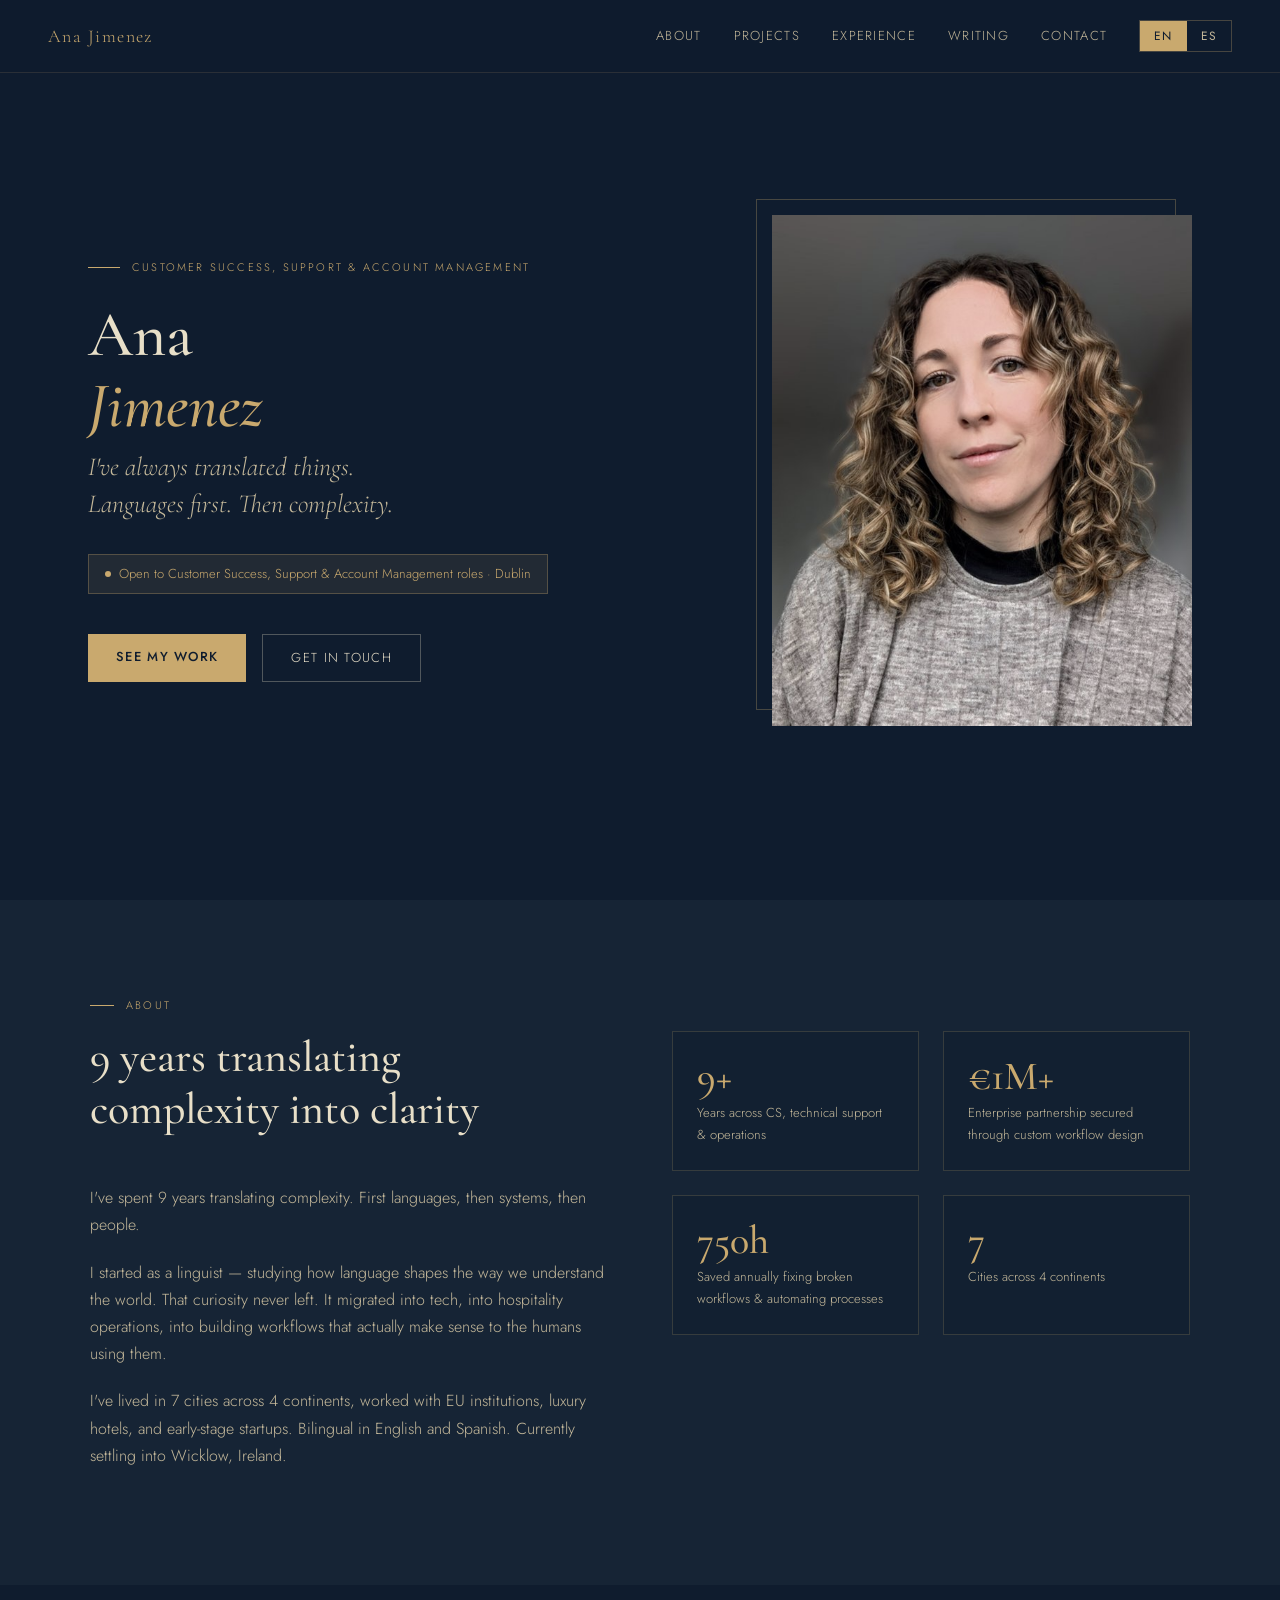
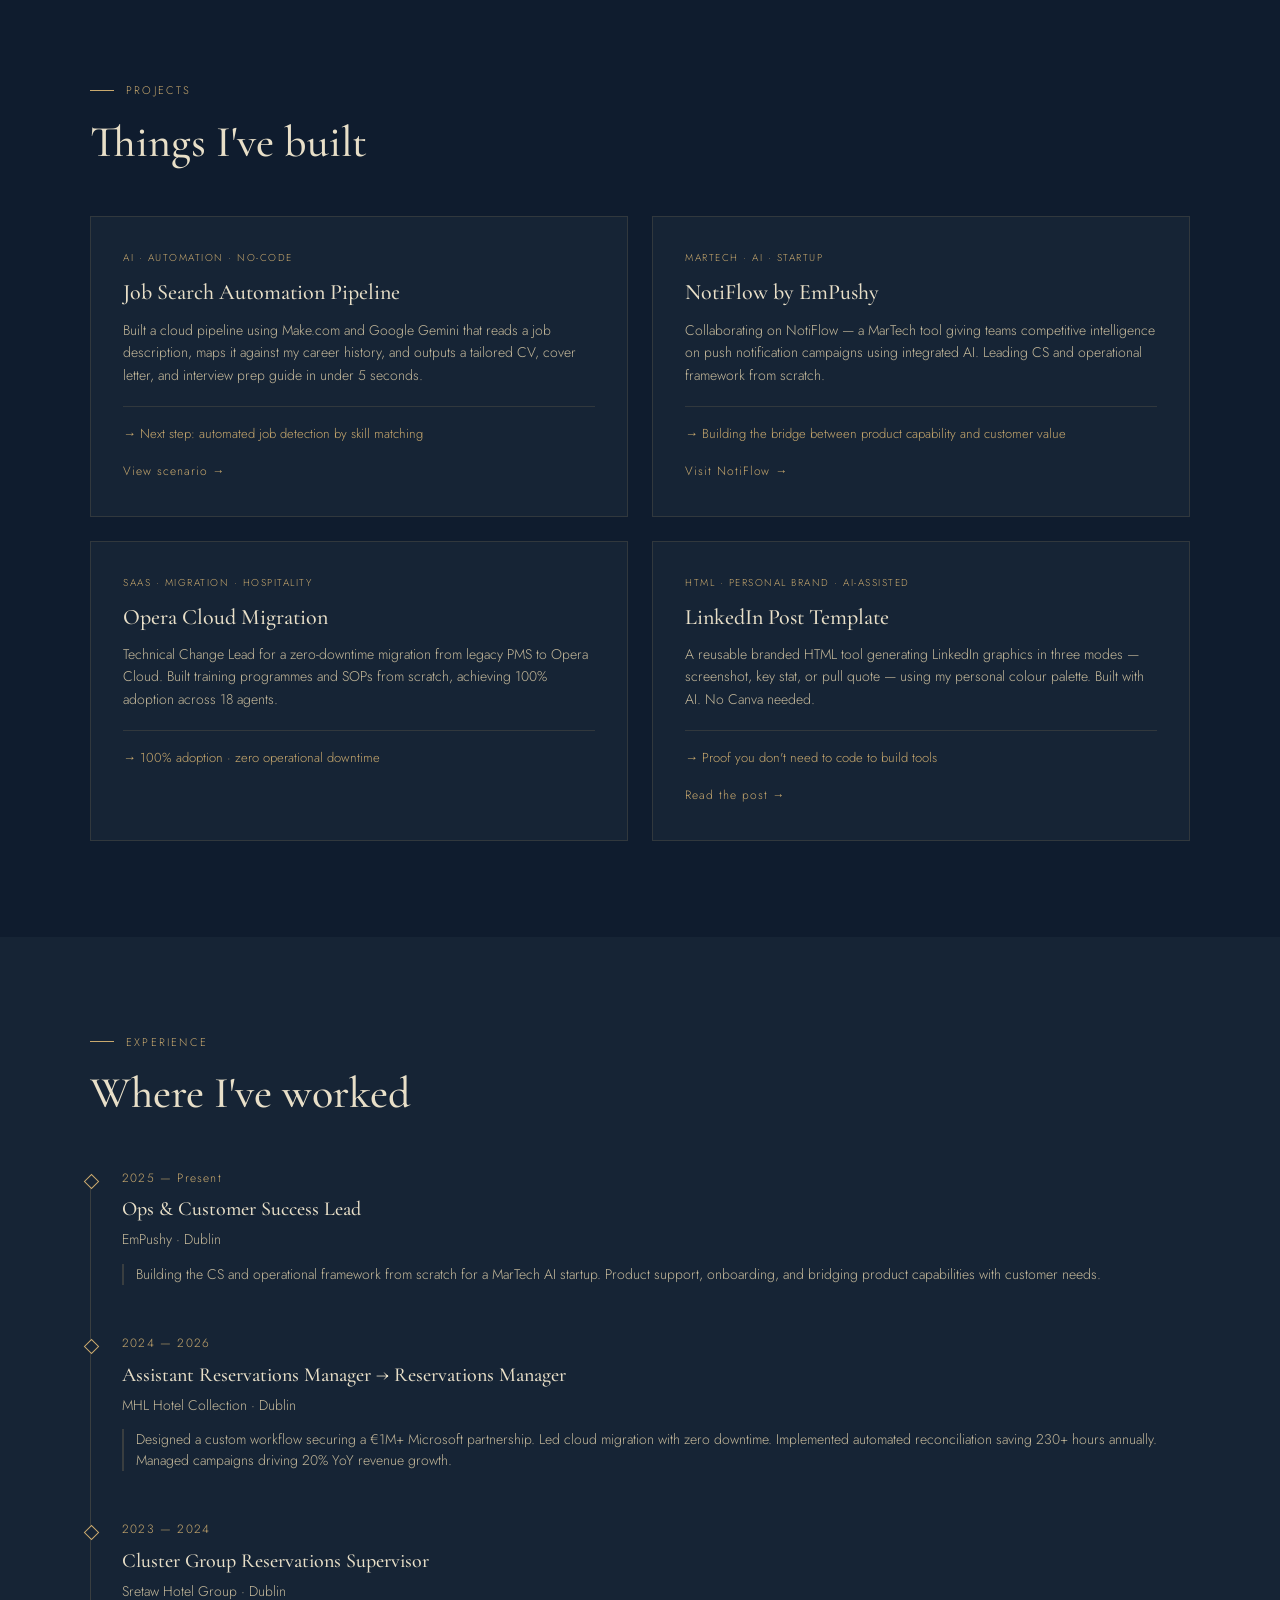
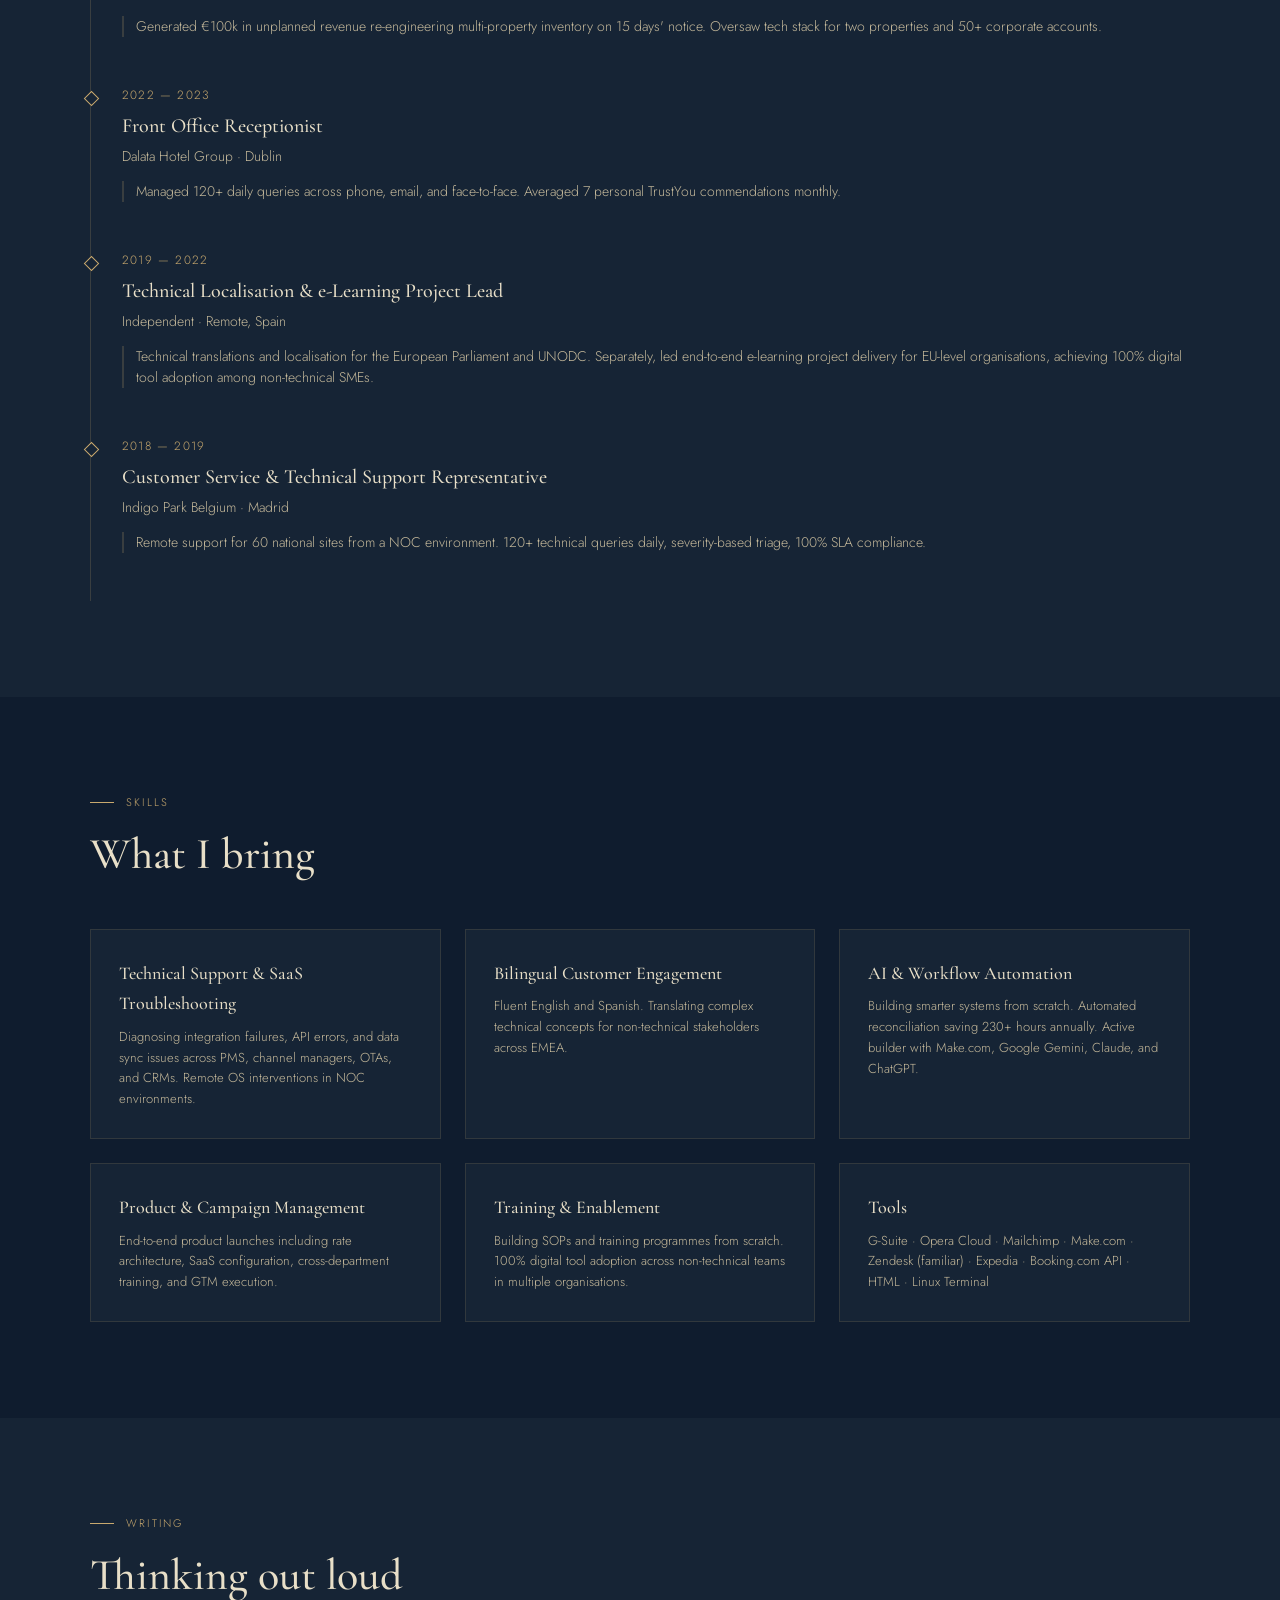
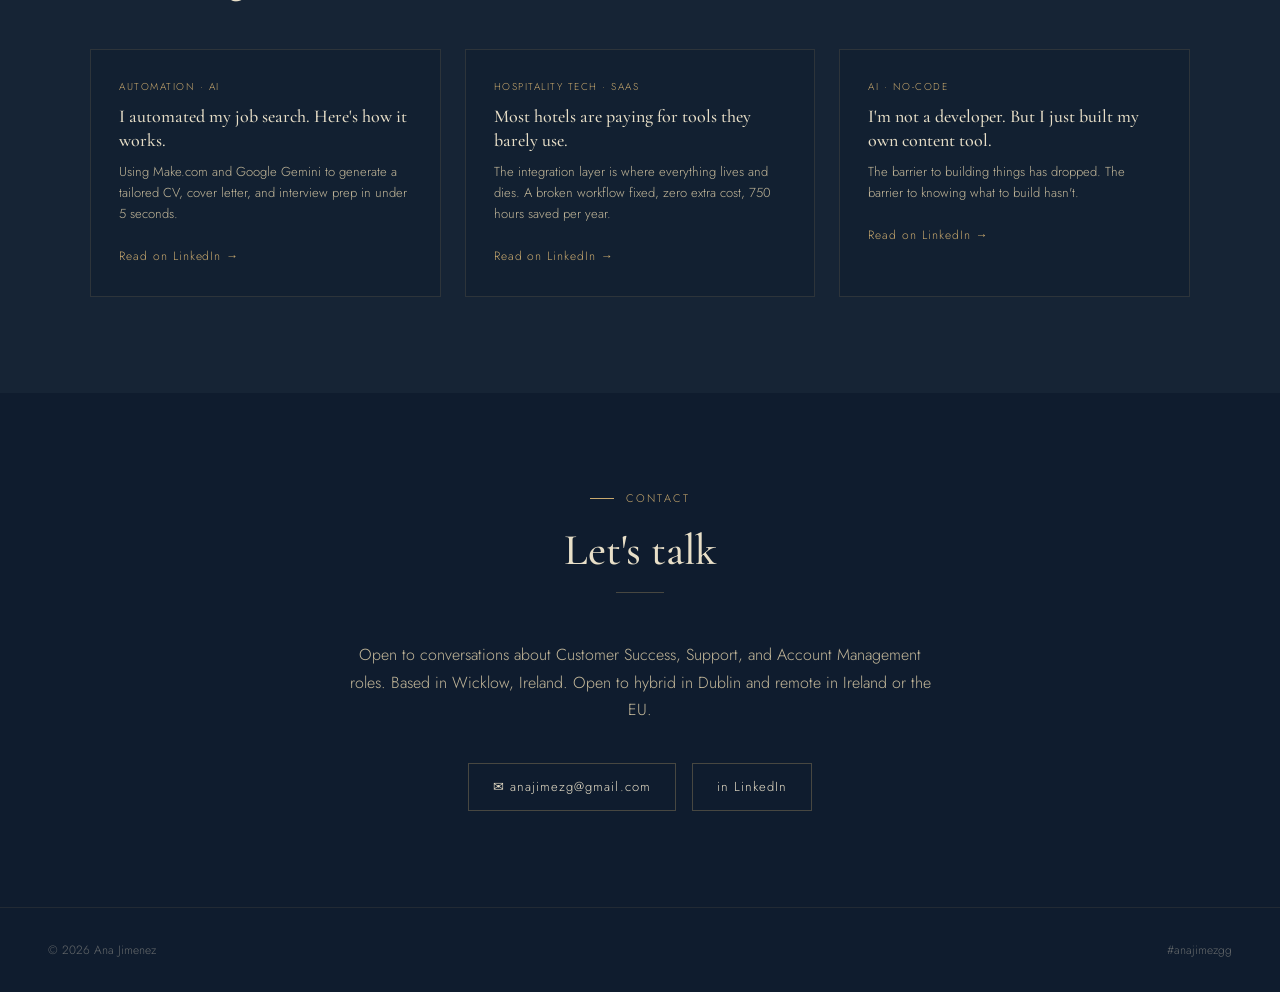
<file: index.html>
<!DOCTYPE html>
<html lang="en">
<head>
<meta charset="UTF-8">
<meta name="viewport" content="width=device-width, initial-scale=1.0">
<title>Ana Jimenez — Customer Success & Support</title>
<link rel="preconnect" href="https://fonts.googleapis.com">
<link href="https://fonts.googleapis.com/css2?family=Cormorant+Garamond:ital,wght@0,400;0,500;0,600;1,400;1,500&family=Jost:wght@300;400;500&display=swap" rel="stylesheet">
<style>
:root{--navy:#0F1C2E;--navy-mid:#162435;--gold:#C9A96E;--cream:#E8DFC8;--cream-muted:#c4b89a;}
*{box-sizing:border-box;margin:0;padding:0;}
html{scroll-behavior:smooth;}
body{background:var(--navy);color:var(--cream);font-family:'Jost',sans-serif;font-weight:300;line-height:1.7;}
nav{position:fixed;top:0;left:0;right:0;z-index:100;padding:20px 48px;display:flex;justify-content:space-between;align-items:center;background:rgba(15,28,46,0.92);backdrop-filter:blur(8px);border-bottom:1px solid rgba(201,169,110,0.15);}
.nav-name{font-family:'Cormorant Garamond',serif;font-size:18px;color:var(--gold);letter-spacing:0.08em;}
.nav-right{display:flex;align-items:center;gap:32px;}
.nav-links{display:flex;gap:32px;}
.nav-links a{color:var(--cream-muted);text-decoration:none;font-size:13px;letter-spacing:0.1em;text-transform:uppercase;transition:color 0.2s;}
.nav-links a:hover{color:var(--gold);}
.lang-toggle{display:flex;gap:0;border:1px solid rgba(201,169,110,0.3);overflow:hidden;}
.lang-btn{padding:6px 14px;font-size:12px;letter-spacing:0.1em;text-transform:uppercase;background:transparent;color:var(--cream-muted);border:none;cursor:pointer;transition:background 0.2s,color 0.2s;font-family:'Jost',sans-serif;}
.lang-btn.active{background:var(--gold);color:var(--navy);}
.lang-btn:not(.active):hover{color:var(--gold);}
.hero{min-height:100vh;display:grid;grid-template-columns:1fr 1fr;align-items:center;padding:120px 48px 80px;gap:64px;max-width:1200px;margin:0 auto;}
.hero-tag{font-size:11px;letter-spacing:0.2em;text-transform:uppercase;color:var(--gold);margin-bottom:24px;display:flex;align-items:center;gap:12px;}
.hero-tag::before{content:'';display:block;width:32px;height:1px;background:var(--gold);}
h1{font-family:'Cormorant Garamond',serif;font-size:clamp(40px,5vw,64px);font-weight:500;line-height:1.1;color:var(--cream);margin-bottom:8px;}
h1 em{color:var(--gold);font-style:italic;}
.hero-sub{font-family:'Cormorant Garamond',serif;font-size:clamp(18px,2.5vw,26px);font-style:italic;color:var(--cream-muted);margin-bottom:32px;line-height:1.4;}
.hero-status{display:inline-flex;align-items:center;gap:8px;background:rgba(201,169,110,0.1);border:1px solid rgba(201,169,110,0.3);padding:8px 16px;font-size:13px;color:var(--gold);margin-bottom:40px;}
.dot{width:6px;height:6px;border-radius:50%;background:var(--gold);animation:pulse 2s infinite;}
@keyframes pulse{0%,100%{opacity:1}50%{opacity:0.4}}
.hero-cta{display:flex;gap:16px;flex-wrap:wrap;}
.btn-primary{padding:12px 28px;background:var(--gold);color:var(--navy);text-decoration:none;font-size:13px;font-weight:500;letter-spacing:0.1em;text-transform:uppercase;transition:opacity 0.2s;}
.btn-primary:hover{opacity:0.85;}
.btn-outline{padding:12px 28px;background:transparent;color:var(--cream);text-decoration:none;font-size:13px;letter-spacing:0.1em;text-transform:uppercase;border:1px solid rgba(232,223,200,0.3);transition:border-color 0.2s,color 0.2s;}
.btn-outline:hover{border-color:var(--gold);color:var(--gold);}
.hero-photo{display:flex;justify-content:flex-end;align-items:center;}
.photo-frame{position:relative;width:min(420px,100%);}
.photo-frame img{width:100%;display:block;filter:grayscale(20%);}
.photo-frame::before{content:'';position:absolute;top:-16px;left:-16px;right:16px;bottom:16px;border:1px solid rgba(201,169,110,0.3);z-index:-1;}
section{padding:96px 48px;}
.section-inner{max-width:1100px;margin:0 auto;}
.section-label{font-size:11px;letter-spacing:0.2em;text-transform:uppercase;color:var(--gold);margin-bottom:16px;display:flex;align-items:center;gap:12px;}
.section-label::before{content:'';display:block;width:24px;height:1px;background:var(--gold);}
h2{font-family:'Cormorant Garamond',serif;font-size:clamp(28px,3.5vw,44px);font-weight:500;color:var(--cream);margin-bottom:48px;line-height:1.2;}
.about{background:var(--navy-mid);}
.about-grid{display:grid;grid-template-columns:1fr 1fr;gap:64px;align-items:start;}
.about-text p{color:var(--cream-muted);margin-bottom:20px;font-size:16px;}
.about-stats{display:grid;grid-template-columns:1fr 1fr;gap:24px;}
.stat-card{padding:24px;border:1px solid rgba(201,169,110,0.2);background:rgba(15,28,46,0.5);}
.stat-num{font-family:'Cormorant Garamond',serif;font-size:40px;font-weight:500;color:var(--gold);line-height:1;margin-bottom:6px;}
.stat-desc{font-size:13px;color:var(--cream-muted);}
.projects-grid{display:grid;grid-template-columns:repeat(2,1fr);gap:24px;}
.project-card{padding:32px;border:1px solid rgba(201,169,110,0.15);background:var(--navy-mid);transition:border-color 0.3s;position:relative;overflow:hidden;}
.project-card::before{content:'';position:absolute;top:0;left:0;width:3px;height:0;background:var(--gold);transition:height 0.3s;}
.project-card:hover{border-color:rgba(201,169,110,0.4);}
.project-card:hover::before{height:100%;}
.project-tag{font-size:10px;letter-spacing:0.15em;text-transform:uppercase;color:var(--gold);margin-bottom:12px;}
.project-title{font-family:'Cormorant Garamond',serif;font-size:22px;font-weight:500;color:var(--cream);margin-bottom:12px;line-height:1.3;}
.project-desc{font-size:14px;color:var(--cream-muted);margin-bottom:20px;line-height:1.6;}
.project-result{font-size:13px;color:var(--gold);padding-top:16px;border-top:1px solid rgba(201,169,110,0.15);}
.experience{background:var(--navy-mid);}
.timeline{position:relative;}
.timeline::before{content:'';position:absolute;left:0;top:8px;bottom:0;width:1px;background:rgba(201,169,110,0.2);}
.timeline-item{padding:0 0 48px 32px;position:relative;}
.timeline-item::before{content:'';position:absolute;left:-4px;top:8px;width:9px;height:9px;border:1px solid var(--gold);background:var(--navy-mid);transform:rotate(45deg);}
.timeline-date{font-size:12px;color:var(--gold);letter-spacing:0.1em;margin-bottom:4px;}
.timeline-role{font-family:'Cormorant Garamond',serif;font-size:20px;font-weight:500;color:var(--cream);margin-bottom:2px;}
.timeline-company{font-size:14px;color:var(--cream-muted);margin-bottom:12px;}
.timeline-achievement{font-family:'Jost',sans-serif;font-size:14px;color:var(--cream-muted);padding-left:12px;border-left:2px solid rgba(201,169,110,0.2);line-height:1.5;}
.competencies-grid{display:grid;grid-template-columns:repeat(3,1fr);gap:24px;}
.comp-card{padding:28px;border:1px solid rgba(201,169,110,0.15);background:var(--navy-mid);}
.comp-title{font-family:'Cormorant Garamond',serif;font-size:18px;font-weight:500;color:var(--cream);margin-bottom:8px;}
.comp-desc{font-size:13px;color:var(--cream-muted);line-height:1.6;}
.writing{background:var(--navy-mid);}
.posts-grid{display:grid;grid-template-columns:repeat(3,1fr);gap:24px;}
.post-card{padding:28px;border:1px solid rgba(201,169,110,0.15);background:rgba(15,28,46,0.5);transition:border-color 0.3s;}
.post-card:hover{border-color:rgba(201,169,110,0.4);}
.post-topic{font-size:10px;letter-spacing:0.15em;text-transform:uppercase;color:var(--gold);margin-bottom:10px;}
.post-title{font-family:'Cormorant Garamond',serif;font-size:18px;font-weight:500;color:var(--cream);margin-bottom:10px;line-height:1.3;}
.post-excerpt{font-size:13px;color:var(--cream-muted);line-height:1.6;margin-bottom:16px;}
.post-link{font-size:12px;color:var(--gold);text-decoration:none;letter-spacing:0.08em;}
.post-link:hover{text-decoration:underline;}
.contact-inner{max-width:600px;margin:0 auto;text-align:center;}
.contact-inner h2{margin-bottom:16px;}
.contact-inner p{color:var(--cream-muted);margin-bottom:40px;font-size:16px;}
.contact-links{display:flex;gap:16px;justify-content:center;flex-wrap:wrap;}
.contact-link{display:flex;align-items:center;gap:8px;padding:12px 24px;border:1px solid rgba(201,169,110,0.3);color:var(--cream);text-decoration:none;font-size:13px;letter-spacing:0.08em;transition:border-color 0.2s,color 0.2s;}
.contact-link:hover{border-color:var(--gold);color:var(--gold);}
.divider{width:48px;height:1px;background:rgba(201,169,110,0.3);margin:0 auto 48px;}
footer{padding:32px 48px;border-top:1px solid rgba(201,169,110,0.1);display:flex;justify-content:space-between;align-items:center;font-size:12px;color:rgba(232,223,200,0.4);}
[data-lang]{transition:opacity 0.2s;}
@media(max-width:768px){nav{padding:16px 24px;}.nav-links{display:none;}.hero{grid-template-columns:1fr;padding:100px 24px 64px;gap:40px;}.hero-photo{justify-content:center;}.about-grid,.projects-grid,.competencies-grid,.posts-grid{grid-template-columns:1fr;}section{padding:64px 24px;}footer{flex-direction:column;gap:8px;text-align:center;}}
</style>
</head>
<body>
<nav>
  <div class="nav-name">Ana Jimenez</div>
  <div class="nav-right">
    <div class="nav-links">
      <a href="#about" data-en="About" data-es="Sobre mí">About</a>
      <a href="#projects" data-en="Projects" data-es="Proyectos">Projects</a>
      <a href="#experience" data-en="Experience" data-es="Experiencia">Experience</a>
      <a href="#writing" data-en="Writing" data-es="Artículos">Writing</a>
      <a href="#contact" data-en="Contact" data-es="Contacto">Contact</a>
    </div>
    <div class="lang-toggle">
      <button class="lang-btn active" onclick="setLang('en')">EN</button>
      <button class="lang-btn" onclick="setLang('es')">ES</button>
    </div>
  </div>
</nav>

<div class="hero">
  <div class="hero-text">
    <div class="hero-tag" data-en="Customer Success, Support &amp; Account Management" data-es="Customer Success, Soporte &amp; Account Management">Customer Success, Support &amp; Account Management</div>
    <h1>Ana<br><em>Jimenez</em></h1>
    <p class="hero-sub" data-en="I've always translated things.<br>Languages first. Then complexity." data-es="Siempre he traducido cosas.<br>Primero idiomas. Luego complejidad.">I've always translated things.<br>Languages first. Then complexity.</p>
    <div class="hero-status"><span class="dot"></span><span data-en="Open to Customer Success, Support &amp; Account Management roles &middot; Dublin" data-es="Abierta a roles de Customer Success, Soporte &amp; Account Management &middot; Dublín">Open to Customer Success, Support &amp; Account Management roles &middot; Dublin</span></div>
    <div class="hero-cta">
      <a href="#projects" class="btn-primary" data-en="See my work" data-es="Ver mi trabajo">See my work</a>
      <a href="#contact" class="btn-outline" data-en="Get in touch" data-es="Contactar">Get in touch</a>
    </div>
  </div>
  <div class="hero-photo">
    <div class="photo-frame">
      <img src="[data-uri]" alt="Ana Jimenez" />
    </div>
  </div>
</div>

<section class="about" id="about">
  <div class="section-inner">
    <div class="section-label" data-en="About" data-es="Sobre mí">About</div>
    <div class="about-grid">
      <div class="about-text">
        <h2 data-en="9 years translating<br>complexity into clarity" data-es="9 años traduciendo<br>la complejidad en claridad">9 years translating<br>complexity into clarity</h2>
        <p data-en="I've spent 9 years translating complexity. First languages, then systems, then people." data-es="Llevo 9 años poniendo claridad a lo complejo: idiomas, sistemas, personas.">I've spent 9 years translating complexity. First languages, then systems, then people.</p>
        <p data-en="I started as a linguist — studying how language shapes the way we understand the world. That curiosity never left. It migrated into tech, into hospitality operations, into building workflows that actually make sense to the humans using them." data-es="Empecé como lingüista, estudiando cómo el lenguaje moldea nuestra comprensión del mundo. Esa curiosidad nunca me abandonó. Migró hacia la tecnología, las operaciones hoteleras, y la construcción de flujos de trabajo que realmente tienen sentido para las personas que los usan.">I started as a linguist — studying how language shapes the way we understand the world. That curiosity never left. It migrated into tech, into hospitality operations, into building workflows that actually make sense to the humans using them.</p>
        <p data-en="I've lived in 7 cities across 4 continents, worked with EU institutions, luxury hotels, and early-stage startups. Bilingual in English and Spanish. Currently settling into Wicklow, Ireland." data-es="He vivido en 7 ciudades en 4 continentes, y he trabajado con instituciones de la UE, hoteles de lujo y startups en fase inicial. Bilingüe en inglés y español. Actualmente establecida en Wicklow, Irlanda.">I've lived in 7 cities across 4 continents, worked with EU institutions, luxury hotels, and early-stage startups. Bilingual in English and Spanish. Currently settling into Wicklow, Ireland.</p>
      </div>
      <div class="about-stats">
        <div class="stat-card"><div class="stat-num">9+</div><div class="stat-desc" data-en="Years across CS, technical support &amp; operations" data-es="Años en CS, soporte técnico y operaciones">Years across CS, technical support &amp; operations</div></div>
        <div class="stat-card"><div class="stat-num">&euro;1M+</div><div class="stat-desc" data-en="Enterprise partnership secured through custom workflow design" data-es="Partnership empresarial conseguido mediante diseño de flujos personalizados">Enterprise partnership secured through custom workflow design</div></div>
        <div class="stat-card"><div class="stat-num">750h</div><div class="stat-desc" data-en="Saved annually fixing broken workflows &amp; automating processes" data-es="Ahorradas al año corrigiendo flujos rotos y automatizando procesos">Saved annually fixing broken workflows &amp; automating processes</div></div>
        <div class="stat-card"><div class="stat-num">7</div><div class="stat-desc" data-en="Cities across 4 continents" data-es="Ciudades en 4 continentes">Cities across 4 continents</div></div>
      </div>
    </div>
  </div>
</section>

<section id="projects">
  <div class="section-inner">
    <div class="section-label" data-en="Projects" data-es="Proyectos">Projects</div>
    <h2 data-en="Things I've built" data-es="Cosas que he construido">Things I've built</h2>
    <div class="projects-grid">
      <div class="project-card">
        <div class="project-tag">AI &middot; Automation &middot; No-Code</div>
        <div class="project-title" data-en="Job Search Automation Pipeline" data-es="Pipeline de Automatización de Búsqueda de Empleo">Job Search Automation Pipeline</div>
        <div class="project-desc" data-en="Built a cloud pipeline using Make.com and Google Gemini that reads a job description, maps it against my career history, and outputs a tailored CV, cover letter, and interview prep guide in under 5 seconds." data-es="Pipeline en la nube con Make.com y Google Gemini que analiza una oferta de trabajo, la cruza con mi historial profesional y genera un CV personalizado, carta de presentación y guía de preparación para entrevistas en menos de 5 segundos.">Built a cloud pipeline using Make.com and Google Gemini that reads a job description, maps it against my career history, and outputs a tailored CV, cover letter, and interview prep guide in under 5 seconds.</div>
        <div class="project-result" data-en="&#8594; Next step: automated job detection by skill matching" data-es="&#8594; Siguiente paso: detección automática de ofertas por coincidencia de habilidades">&#8594; Next step: automated job detection by skill matching</div>
        <a href="https://eu1.make.com/public/shared-scenario/H6rmBhGuHnq/integration-google-sheets" target="_blank" style="display:inline-block;margin-top:16px;font-size:12px;color:var(--gold);text-decoration:none;letter-spacing:0.08em;" data-en="View scenario &rarr;" data-es="Ver escenario &rarr;">View scenario &rarr;</a>
      </div>
      <div class="project-card">
        <div class="project-tag">MarTech &middot; AI &middot; Startup</div>
        <div class="project-title" data-en="NotiFlow by EmPushy" data-es="NotiFlow by EmPushy">NotiFlow by EmPushy</div>
        <div class="project-desc" data-en="Collaborating on NotiFlow — a MarTech tool giving teams competitive intelligence on push notification campaigns using integrated AI. Leading CS and operational framework from scratch." data-es="Colaborando en NotiFlow, una herramienta MarTech que proporciona inteligencia competitiva sobre campañas de notificaciones push mediante IA integrada. Liderando el framework de CS y operaciones desde cero.">Collaborating on NotiFlow — a MarTech tool giving teams competitive intelligence on push notification campaigns using integrated AI. Leading CS and operational framework from scratch.</div>
        <div class="project-result" data-en="&#8594; Building the bridge between product capability and customer value" data-es="&#8594; Construyendo el puente entre las capacidades del producto y el valor para el cliente">&#8594; Building the bridge between product capability and customer value</div>
        <a href="https://notiflow.empushy.com" target="_blank" style="display:inline-block;margin-top:16px;font-size:12px;color:var(--gold);text-decoration:none;letter-spacing:0.08em;" data-en="Visit NotiFlow &rarr;" data-es="Visitar NotiFlow &rarr;">Visit NotiFlow &rarr;</a>
      </div>
      <div class="project-card">
        <div class="project-tag">SaaS &middot; Migration &middot; Hospitality</div>
        <div class="project-title" data-en="Opera Cloud Migration" data-es="Migración a Opera Cloud">Opera Cloud Migration</div>
        <div class="project-desc" data-en="Technical Change Lead for a zero-downtime migration from legacy PMS to Opera Cloud. Built training programmes and SOPs from scratch, achieving 100% adoption across 18 agents." data-es="Technical Change Lead en una migración sin interrupciones del PMS legacy a Opera Cloud. Creé programas de formación y SOPs desde cero, logrando una adopción del 100% entre 18 agentes.">Technical Change Lead for a zero-downtime migration from legacy PMS to Opera Cloud. Built training programmes and SOPs from scratch, achieving 100% adoption across 18 agents.</div>
        <div class="project-result" data-en="&#8594; 100% adoption &middot; zero operational downtime" data-es="&#8594; 100% de adopción &middot; cero tiempo de inactividad operacional">&#8594; 100% adoption &middot; zero operational downtime</div>
      </div>
      <div class="project-card">
        <div class="project-tag">HTML &middot; Personal Brand &middot; AI-assisted</div>
        <div class="project-title" data-en="LinkedIn Post Template" data-es="Plantilla de Publicaciones para LinkedIn">LinkedIn Post Template</div>
        <div class="project-desc" data-en="A reusable branded HTML tool generating LinkedIn graphics in three modes — screenshot, key stat, or pull quote — using my personal colour palette. Built with AI. No Canva needed." data-es="Una herramienta HTML reutilizable que genera gráficos para LinkedIn en tres modos — captura de pantalla, estadística clave o cita destacada — con mi paleta de colores personal. Construida con IA. Sin Canva.">A reusable branded HTML tool generating LinkedIn graphics in three modes — screenshot, key stat, or pull quote — using my personal colour palette. Built with AI. No Canva needed.</div>
        <div class="project-result" data-en="&#8594; Proof you don't need to code to build tools" data-es="&#8594; Prueba de que no necesitas saber programar para construir herramientas">&#8594; Proof you don't need to code to build tools</div>
        <a href="https://www.linkedin.com/in/anajimezgg" target="_blank" style="display:inline-block;margin-top:16px;font-size:12px;color:var(--gold);text-decoration:none;letter-spacing:0.08em;" data-en="Read the post &rarr;" data-es="Leer el artículo &rarr;">Read the post &rarr;</a>
      </div>
    </div>
  </div>
</section>

<section class="experience" id="experience">
  <div class="section-inner">
    <div class="section-label" data-en="Experience" data-es="Experiencia">Experience</div>
    <h2 data-en="Where I've worked" data-es="Dónde he trabajado">Where I've worked</h2>
    <div class="timeline">
      <div class="timeline-item">
        <div class="timeline-date">2025 — Present</div>
        <div class="timeline-role" data-en="Ops &amp; Customer Success Lead" data-es="Ops &amp; Customer Success Lead">Ops &amp; Customer Success Lead</div>
        <div class="timeline-company">EmPushy &middot; Dublin</div>
        <div class="timeline-achievement" data-en="Building the CS and operational framework from scratch for a MarTech AI startup. Product support, onboarding, and bridging product capabilities with customer needs." data-es="Construyendo el framework de CS y operaciones desde cero para una startup de IA en MarTech. Soporte de producto, onboarding y conexión entre las capacidades del producto y las necesidades del cliente.">Building the CS and operational framework from scratch for a MarTech AI startup. Product support, onboarding, and bridging product capabilities with customer needs.</div>
      </div>
      <div class="timeline-item">
        <div class="timeline-date">2024 — 2026</div>
        <div class="timeline-role" data-en="Assistant Reservations Manager &rarr; Reservations Manager" data-es="Asistente de Jefe de Reservas &rarr; Jefa de Reservas">Assistant Reservations Manager &rarr; Reservations Manager</div>
        <div class="timeline-company">MHL Hotel Collection &middot; Dublin</div>
        <div class="timeline-achievement" data-en="Designed a custom workflow securing a &euro;1M+ Microsoft partnership. Led cloud migration with zero downtime. Implemented automated reconciliation saving 230+ hours annually. Managed campaigns driving 20% YoY revenue growth." data-es="Diseñé un flujo de trabajo personalizado que aseguró una partnership con Microsoft valorada en más de €1M. Lideré la migración a la nube sin interrupciones. Implementé un sistema de conciliación automatizado que ahorra más de 230 horas anuales. Gestioné campañas con un crecimiento del 20% interanual.">Designed a custom workflow securing a &euro;1M+ Microsoft partnership. Led cloud migration with zero downtime. Implemented automated reconciliation saving 230+ hours annually. Managed campaigns driving 20% YoY revenue growth.</div>
      </div>
      <div class="timeline-item">
        <div class="timeline-date">2023 — 2024</div>
        <div class="timeline-role" data-en="Cluster Group Reservations Supervisor" data-es="Supervisora de Reservas de Grupo">Cluster Group Reservations Supervisor</div>
        <div class="timeline-company">Sretaw Hotel Group &middot; Dublin</div>
        <div class="timeline-achievement" data-en="Generated &euro;100k in unplanned revenue re-engineering multi-property inventory on 15 days' notice. Oversaw tech stack for two properties and 50+ corporate accounts." data-es="Generé €100k en ingresos no previstos rediseñando el inventario de múltiples propiedades en 15 días. Supervisé el stack tecnológico de dos propiedades y más de 50 cuentas corporativas.">Generated &euro;100k in unplanned revenue re-engineering multi-property inventory on 15 days' notice. Oversaw tech stack for two properties and 50+ corporate accounts.</div>
      </div>
      <div class="timeline-item">
        <div class="timeline-date">2022 — 2023</div>
        <div class="timeline-role" data-en="Front Office Receptionist" data-es="Recepcionista">Front Office Receptionist</div>
        <div class="timeline-company">Dalata Hotel Group &middot; Dublin</div>
        <div class="timeline-achievement" data-en="Managed 120+ daily queries across phone, email, and face-to-face. Averaged 7 personal TrustYou commendations monthly." data-es="Gestioné más de 120 consultas diarias por teléfono, correo y presencialmente. Media de 7 menciones positivas mensuales en TrustYou.">Managed 120+ daily queries across phone, email, and face-to-face. Averaged 7 personal TrustYou commendations monthly.</div>
      </div>
      <div class="timeline-item">
        <div class="timeline-date">2019 — 2022</div>
        <div class="timeline-role" data-en="Technical Localisation &amp; e-Learning Project Lead" data-es="Project Lead en Localización Técnica y e-Learning">Technical Localisation &amp; e-Learning Project Lead</div>
        <div class="timeline-company" data-en="Independent &middot; Remote, Spain" data-es="Independiente &middot; Remoto, España">Independent &middot; Remote, Spain</div>
        <div class="timeline-achievement" data-en="Technical translations and localisation for the European Parliament and UNODC. Separately, led end-to-end e-learning project delivery for EU-level organisations, achieving 100% digital tool adoption among non-technical SMEs." data-es="Traducciones técnicas y localización para el Parlamento Europeo y la UNODC. Paralelamente, lideré proyectos de e-learning de principio a fin para organizaciones a nivel europeo, logrando una adopción digital del 100% entre PYMEs no técnicas.">Technical translations and localisation for the European Parliament and UNODC. Separately, led end-to-end e-learning project delivery for EU-level organisations, achieving 100% digital tool adoption among non-technical SMEs.</div>
      </div>
      <div class="timeline-item">
        <div class="timeline-date">2018 — 2019</div>
        <div class="timeline-role" data-en="Customer Service &amp; Technical Support Representative" data-es="Representante de Atención al Cliente y Soporte Técnico">Customer Service &amp; Technical Support Representative</div>
        <div class="timeline-company">Indigo Park Belgium &middot; Madrid</div>
        <div class="timeline-achievement" data-en="Remote support for 60 national sites from a NOC environment. 120+ technical queries daily, severity-based triage, 100% SLA compliance." data-es="Soporte remoto para 60 instalaciones nacionales desde un entorno NOC. Más de 120 consultas técnicas diarias con triaje por severidad y cumplimiento del 100% de SLA.">Remote support for 60 national sites from a NOC environment. 120+ technical queries daily, severity-based triage, 100% SLA compliance.</div>
      </div>
    </div>
  </div>
</section>

<section id="competencies">
  <div class="section-inner">
    <div class="section-label" data-en="Skills" data-es="Habilidades">Skills</div>
    <h2 data-en="What I bring" data-es="Lo que aporto">What I bring</h2>
    <div class="competencies-grid">
      <div class="comp-card"><div class="comp-title" data-en="Technical Support &amp; SaaS Troubleshooting" data-es="Soporte Técnico y Resolución de Problemas SaaS">Technical Support &amp; SaaS Troubleshooting</div><div class="comp-desc" data-en="Diagnosing integration failures, API errors, and data sync issues across PMS, channel managers, OTAs, and CRMs. Remote OS interventions in NOC environments." data-es="Diagnóstico de fallos de integración, errores de API y problemas de sincronización en PMS, channel managers, OTAs y CRMs. Intervenciones remotas en entornos NOC.">Diagnosing integration failures, API errors, and data sync issues across PMS, channel managers, OTAs, and CRMs. Remote OS interventions in NOC environments.</div></div>
      <div class="comp-card"><div class="comp-title" data-en="Bilingual Customer Engagement" data-es="Atención al Cliente Bilingüe">Bilingual Customer Engagement</div><div class="comp-desc" data-en="Fluent English and Spanish. Translating complex technical concepts for non-technical stakeholders across EMEA." data-es="Inglés y español nativos. Traduzco conceptos técnicos complejos para interlocutores no técnicos en toda la región EMEA.">Fluent English and Spanish. Translating complex technical concepts for non-technical stakeholders across EMEA.</div></div>
      <div class="comp-card"><div class="comp-title" data-en="AI &amp; Workflow Automation" data-es="IA y Automatización de Flujos">AI &amp; Workflow Automation</div><div class="comp-desc" data-en="Building smarter systems from scratch. Automated reconciliation saving 230+ hours annually. Active builder with Make.com, Google Gemini, Claude, and ChatGPT." data-es="Construyendo sistemas más inteligentes desde cero. Conciliación automatizada que ahorra más de 230 horas anuales. Usuaria activa de Make.com, Google Gemini, Claude y ChatGPT.">Building smarter systems from scratch. Automated reconciliation saving 230+ hours annually. Active builder with Make.com, Google Gemini, Claude, and ChatGPT.</div></div>
      <div class="comp-card"><div class="comp-title" data-en="Product &amp; Campaign Management" data-es="Gestión de Producto y Campañas">Product &amp; Campaign Management</div><div class="comp-desc" data-en="End-to-end product launches including rate architecture, SaaS configuration, cross-department training, and GTM execution." data-es="Lanzamientos de producto de principio a fin: arquitectura de tarifas, configuración SaaS, formación interdepartamental y ejecución GTM.">End-to-end product launches including rate architecture, SaaS configuration, cross-department training, and GTM execution.</div></div>
      <div class="comp-card"><div class="comp-title" data-en="Training &amp; Enablement" data-es="Formación y Capacitación">Training &amp; Enablement</div><div class="comp-desc" data-en="Building SOPs and training programmes from scratch. 100% digital tool adoption across non-technical teams in multiple organisations." data-es="Creación de SOPs y programas de formación desde cero. Adopción digital del 100% en equipos no técnicos en múltiples organizaciones.">Building SOPs and training programmes from scratch. 100% digital tool adoption across non-technical teams in multiple organisations.</div></div>
      <div class="comp-card"><div class="comp-title" data-en="Tools" data-es="Herramientas">Tools</div><div class="comp-desc">G-Suite &middot; Opera Cloud &middot; Mailchimp &middot; Make.com &middot; Zendesk (familiar) &middot; Expedia &middot; Booking.com API &middot; HTML &middot; Linux Terminal</div></div>
    </div>
  </div>
</section>

<section class="writing" id="writing">
  <div class="section-inner">
    <div class="section-label" data-en="Writing" data-es="Artículos">Writing</div>
    <h2 data-en="Thinking out loud" data-es="Pensando en voz alta">Thinking out loud</h2>
    <div class="posts-grid">
      <div class="post-card">
        <div class="post-topic">Automation &middot; AI</div>
        <div class="post-title" data-en="I automated my job search. Here's how it works." data-es="Automaticé mi búsqueda de empleo. Así funciona.">I automated my job search. Here's how it works.</div>
        <div class="post-excerpt" data-en="Using Make.com and Google Gemini to generate a tailored CV, cover letter, and interview prep in under 5 seconds." data-es="Con Make.com y Google Gemini genero un CV personalizado, carta de presentación y preparación para entrevistas en menos de 5 segundos.">Using Make.com and Google Gemini to generate a tailored CV, cover letter, and interview prep in under 5 seconds.</div>
        <a href="https://www.linkedin.com/in/anajimezgg" class="post-link" target="_blank" data-en="Read on LinkedIn &rarr;" data-es="Leer en LinkedIn &rarr;">Read on LinkedIn &rarr;</a>
      </div>
      <div class="post-card">
        <div class="post-topic">Hospitality Tech &middot; SaaS</div>
        <div class="post-title" data-en="Most hotels are paying for tools they barely use." data-es="La mayoría de los hoteles pagan por herramientas que apenas usan.">Most hotels are paying for tools they barely use.</div>
        <div class="post-excerpt" data-en="The integration layer is where everything lives and dies. A broken workflow fixed, zero extra cost, 750 hours saved per year." data-es="La capa de integración es donde todo funciona o todo falla. Un flujo roto corregido, cero coste adicional, 750 horas ahorradas al año.">The integration layer is where everything lives and dies. A broken workflow fixed, zero extra cost, 750 hours saved per year.</div>
        <a href="https://www.linkedin.com/in/anajimezgg" class="post-link" target="_blank" data-en="Read on LinkedIn &rarr;" data-es="Leer en LinkedIn &rarr;">Read on LinkedIn &rarr;</a>
      </div>
      <div class="post-card">
        <div class="post-topic">AI &middot; No-Code</div>
        <div class="post-title" data-en="I'm not a developer. But I just built my own content tool." data-es="No soy desarrolladora. Pero acabo de construir mi propia herramienta de contenido.">I'm not a developer. But I just built my own content tool.</div>
        <div class="post-excerpt" data-en="The barrier to building things has dropped. The barrier to knowing what to build hasn't." data-es="La barrera para construir cosas ha bajado. La barrera para saber qué construir, no.">The barrier to building things has dropped. The barrier to knowing what to build hasn't.</div>
        <a href="https://www.linkedin.com/in/anajimezgg" class="post-link" target="_blank" data-en="Read on LinkedIn &rarr;" data-es="Leer en LinkedIn &rarr;">Read on LinkedIn &rarr;</a>
      </div>
    </div>
  </div>
</section>

<section id="contact">
  <div class="contact-inner">
    <div class="section-label" style="justify-content:center" data-en="Contact" data-es="Contacto">Contact</div>
    <h2 data-en="Let's talk" data-es="Hablemos">Let's talk</h2>
    <div class="divider"></div>
    <p data-en="Open to conversations about Customer Success, Support, and Account Management roles. Based in Wicklow, Ireland. Open to hybrid in Dublin and remote in Ireland or the EU." data-es="Abierta a conversaciones sobre roles de Customer Success, Soporte y Account Management. Basada en Wicklow, Irlanda. Interesada en opciones de trabajo híbrido en Dublín y remoto en Irlanda o la UE.">Open to conversations about Customer Success, Support, and Account Management roles. Based in Wicklow, Ireland. Open to hybrid in Dublin and remote in Ireland or the EU.</p>
    <div class="contact-links">
      <a href="mailto:anajimezg@gmail.com" class="contact-link">&#9993; anajimezg@gmail.com</a>
      <a href="https://www.linkedin.com/in/anajimezgg" class="contact-link" target="_blank">in LinkedIn</a>
    </div>
  </div>
</section>

<footer>
  <span>&copy; 2026 Ana Jimenez</span>
  <span>#anajimezgg</span>
</footer>

<script>
function setLang(lang) {
  document.querySelectorAll('.lang-btn').forEach(btn => btn.classList.remove('active'));
  document.querySelector('.lang-btn[onclick="setLang(\'' + lang + '\')"]').classList.add('active');
  document.querySelectorAll('[data-en]').forEach(el => {
    const text = el.getAttribute('data-' + lang);
    if (text) el.innerHTML = text;
  });
  document.documentElement.lang = lang;
}
</script>
</body>
</html>
</file>
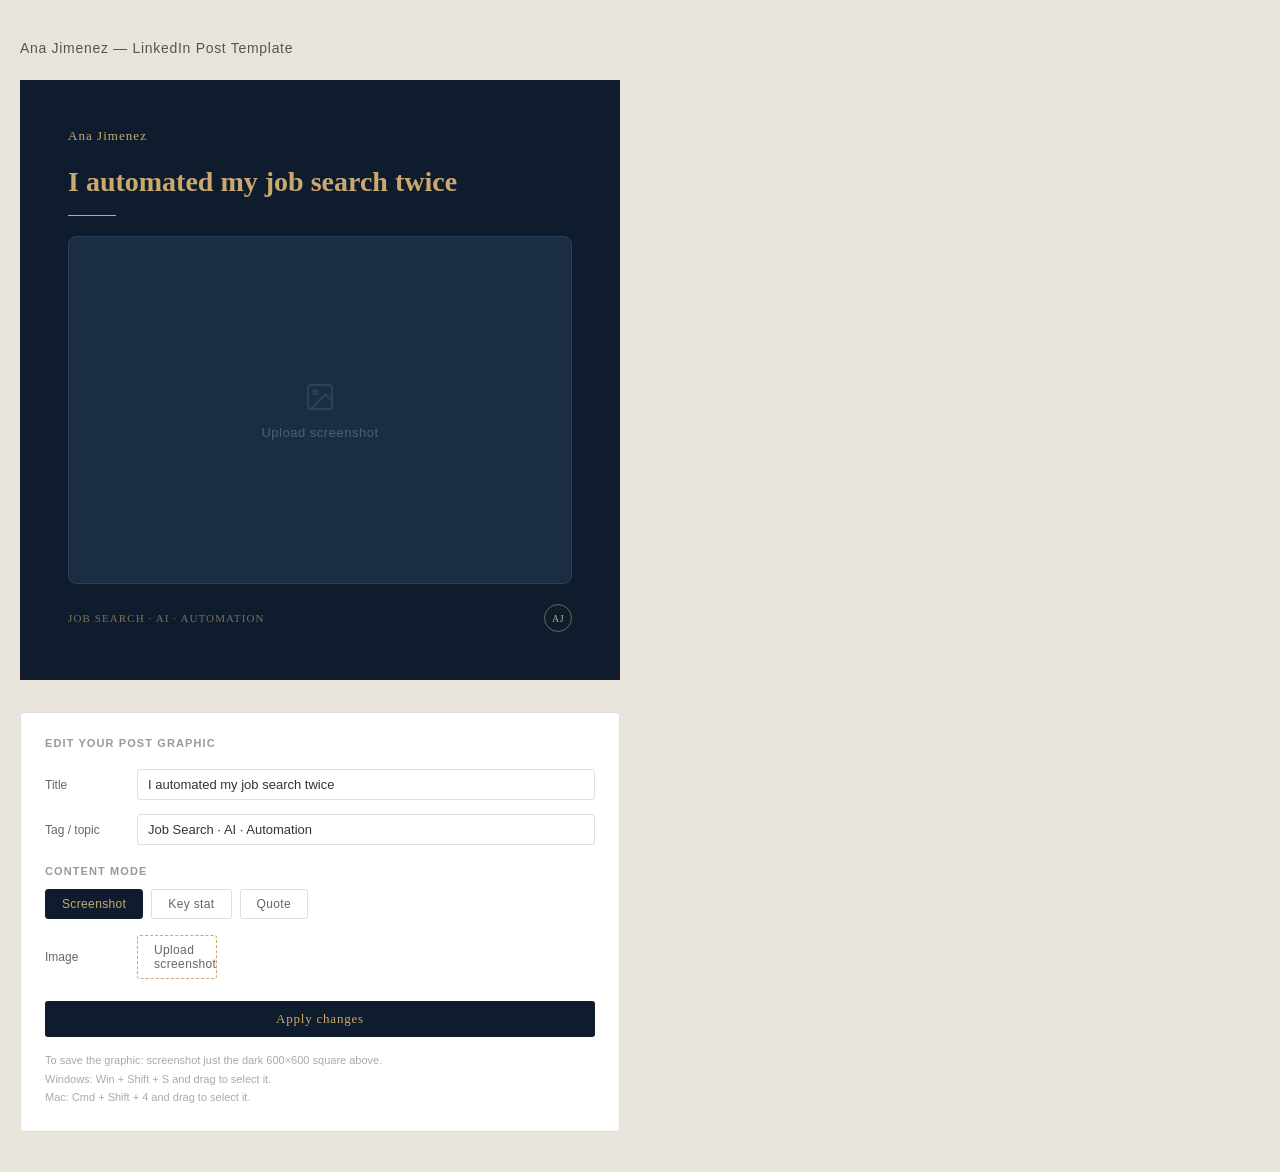
<file: ana_linkedin_template.html>
<!DOCTYPE html>
<html lang="en">
<head>
<meta charset="UTF-8">
<meta name="viewport" content="width=device-width, initial-scale=1.0">
<title>Ana Jimenez — LinkedIn Post Template</title>
<style>
  * { box-sizing: border-box; margin: 0; padding: 0; }
  body { background: #e8e4db; font-family: -apple-system, BlinkMacSystemFont, sans-serif; padding: 40px 20px; }
  h1 { font-size: 14px; font-weight: 500; color: #555; margin-bottom: 24px; letter-spacing: 0.05em; }

  .canvas {
    width: 600px;
    height: 600px;
    background: #0F1C2E;
    display: flex;
    flex-direction: column;
    padding: 48px;
    overflow: hidden;
    margin-bottom: 32px;
    flex-shrink: 0;
  }
  .author-name {
    font-family: Georgia, serif;
    color: #C9A96E;
    font-size: 13px;
    letter-spacing: 0.08em;
    margin-bottom: 20px;
    flex-shrink: 0;
  }
  .post-title {
    font-family: Georgia, serif;
    color: #C9A96E;
    font-size: 28px;
    font-weight: 700;
    line-height: 1.25;
    margin-bottom: 16px;
    flex-shrink: 0;
  }
  .divider {
    width: 48px;
    height: 1px;
    background: #C9A96E;
    margin-bottom: 20px;
    flex-shrink: 0;
  }
  .content-area {
    flex: 1;
    border-radius: 8px;
    display: flex;
    flex-direction: column;
    align-items: center;
    justify-content: center;
    overflow: hidden;
    position: relative;
    min-height: 0;
  }
  .content-area.screenshot-mode {
    background: #1a2d42;
    border: 1px solid #2a3f58;
    padding: 0;
    align-items: stretch;
    justify-content: stretch;
  }
  .content-area.stat-mode {
    background: #162435;
    padding: 32px;
    gap: 8px;
  }
  .content-area.quote-mode {
    background: #162435;
    border-left: 3px solid #C9A96E;
    border-radius: 0 8px 8px 0;
    align-items: flex-start;
    justify-content: center;
    padding: 32px;
  }

  /* Screenshot mode image */
  #uploadedImg {
    display: none;
    width: 100%;
    height: 100%;
    object-fit: contain;
    object-position: center;
  }
  #placeholder {
    display: flex;
    flex-direction: column;
    align-items: center;
    justify-content: center;
    gap: 12px;
    width: 100%;
    height: 100%;
    color: #4a6080;
    font-size: 13px;
    letter-spacing: 0.04em;
  }
  #placeholder svg { opacity: 0.4; }

  /* Stat mode */
  .stat-context {
    font-family: Georgia, serif;
    color: #C9A96E;
    font-size: 14px;
    text-align: center;
    letter-spacing: 0.06em;
    font-style: italic;
  }
  .stat-number {
    font-family: Georgia, serif;
    color: #E8DFC8;
    font-size: 88px;
    font-weight: 700;
    line-height: 1;
    text-align: center;
  }
  .stat-label {
    font-family: Georgia, serif;
    color: #C9A96E;
    font-size: 16px;
    text-align: center;
    letter-spacing: 0.05em;
  }

  /* Quote mode */
  .quote-mark {
    font-family: Georgia, serif;
    color: #C9A96E;
    font-size: 64px;
    line-height: 0.6;
    margin-bottom: 16px;
    opacity: 0.6;
  }
  .quote-text {
    font-family: Georgia, serif;
    color: #E8DFC8;
    font-size: 20px;
    line-height: 1.55;
    font-style: italic;
  }

  /* Footer bar */
  .footer-bar {
    display: flex;
    justify-content: space-between;
    align-items: center;
    margin-top: 20px;
    flex-shrink: 0;
  }
  .footer-tag {
    font-family: Georgia, serif;
    color: rgba(201,169,110,0.6);
    font-size: 11px;
    letter-spacing: 0.1em;
    text-transform: uppercase;
  }
  .footer-initials {
    width: 28px;
    height: 28px;
    border-radius: 50%;
    border: 1px solid rgba(201,169,110,0.5);
    display: flex;
    align-items: center;
    justify-content: center;
    font-family: Georgia, serif;
    color: #C9A96E;
    font-size: 10px;
    letter-spacing: 0.05em;
  }

  /* Controls panel */
  .controls {
    width: 600px;
    background: white;
    border: 1px solid #ddd;
    border-radius: 4px;
    padding: 24px;
  }
  .controls-title {
    font-size: 11px;
    font-weight: 600;
    color: #999;
    letter-spacing: 0.1em;
    text-transform: uppercase;
    margin-bottom: 20px;
  }
  .control-row {
    display: flex;
    align-items: center;
    gap: 12px;
    margin-bottom: 14px;
  }
  .control-row label {
    font-size: 12px;
    color: #666;
    width: 80px;
    flex-shrink: 0;
  }
  .control-row input[type="text"],
  .control-row textarea {
    flex: 1;
    border: 1px solid #e0e0e0;
    border-radius: 3px;
    padding: 7px 10px;
    font-size: 13px;
    color: #333;
    font-family: inherit;
    outline: none;
  }
  .control-row input[type="text"]:focus,
  .control-row textarea:focus {
    border-color: #C9A96E;
  }
  .control-row textarea {
    resize: vertical;
    min-height: 64px;
  }
  .section-label {
    font-size: 11px;
    font-weight: 600;
    color: #999;
    letter-spacing: 0.1em;
    text-transform: uppercase;
    margin: 20px 0 12px;
  }
  .mode-row {
    display: flex;
    gap: 8px;
    margin-bottom: 16px;
  }
  .mode-btn {
    padding: 7px 16px;
    font-size: 12px;
    border: 1px solid #ddd;
    border-radius: 3px;
    background: white;
    color: #666;
    cursor: pointer;
    transition: all 0.15s;
    letter-spacing: 0.03em;
  }
  .mode-btn:hover { border-color: #C9A96E; color: #C9A96E; }
  .mode-btn.active { background: #0F1C2E; border-color: #0F1C2E; color: #C9A96E; }

  .upload-btn {
    display: inline-block;
    padding: 7px 16px;
    font-size: 12px;
    border: 1px dashed #C9A96E;
    border-radius: 3px;
    color: #C9A96E;
    cursor: pointer;
    transition: background 0.15s;
    letter-spacing: 0.03em;
  }
  .upload-btn:hover { background: rgba(201,169,110,0.08); }
  input[type="file"] { display: none; }

  .dynamic-fields { margin-bottom: 4px; }

  .apply-btn {
    width: 100%;
    padding: 10px;
    background: #0F1C2E;
    color: #C9A96E;
    border: none;
    border-radius: 3px;
    font-size: 13px;
    font-family: Georgia, serif;
    letter-spacing: 0.06em;
    cursor: pointer;
    margin-top: 8px;
    transition: opacity 0.15s;
  }
  .apply-btn:hover { opacity: 0.85; }

  .hint {
    font-size: 11px;
    color: #aaa;
    margin-top: 14px;
    line-height: 1.7;
  }
</style>
</head>
<body>

<h1>Ana Jimenez — LinkedIn Post Template</h1>

<!-- THE GRAPHIC -->
<div class="canvas" id="canvas">
  <div class="author-name">Ana Jimenez</div>
  <div class="post-title" id="postTitle">I automated my job search twice</div>
  <div class="divider"></div>

  <div class="content-area screenshot-mode" id="contentArea">
    <div id="placeholder">
      <svg width="32" height="32" viewBox="0 0 24 24" fill="none" stroke="#4a6080" stroke-width="1.5">
        <rect x="3" y="3" width="18" height="18" rx="2"/><circle cx="8.5" cy="8.5" r="1.5"/>
        <polyline points="21 15 16 10 5 21"/>
      </svg>
      Upload screenshot
    </div>
    <img id="uploadedImg" alt="uploaded" />

    <!-- stat content (hidden by default) -->
    <div id="statContent" style="display:none; flex-direction:column; align-items:center; gap:8px; width:100%;">
      <div class="stat-context" id="statContext">fixed a broken workflow</div>
      <div class="stat-number" id="statNumber">750h</div>
      <div class="stat-label" id="statLabel">saved per year</div>
    </div>

    <!-- quote content (hidden by default) -->
    <div id="quoteContent" style="display:none;">
      <div class="quote-mark">"</div>
      <div class="quote-text" id="quoteText">The automation does the heavy lifting. The judgment is still mine.</div>
    </div>
  </div>

  <div class="footer-bar">
    <div class="footer-tag" id="footerTag">Job Search · AI · Automation</div>
    <div class="footer-initials">AJ</div>
  </div>
</div>

<!-- CONTROLS -->
<div class="controls">
  <div class="controls-title">Edit your post graphic</div>

  <div class="control-row">
    <label>Title</label>
    <input type="text" id="titleInput" value="I automated my job search twice" />
  </div>
  <div class="control-row">
    <label>Tag / topic</label>
    <input type="text" id="tagInput" value="Job Search · AI · Automation" />
  </div>

  <div class="section-label">Content mode</div>
  <div class="mode-row">
    <button class="mode-btn active" onclick="setMode('screenshot')" id="btn-screenshot">Screenshot</button>
    <button class="mode-btn" onclick="setMode('stat')" id="btn-stat">Key stat</button>
    <button class="mode-btn" onclick="setMode('quote')" id="btn-quote">Quote</button>
  </div>

  <div class="dynamic-fields">
    <div id="fields-screenshot">
      <div class="control-row">
        <label>Image</label>
        <label class="upload-btn" for="img-upload">Upload screenshot</label>
        <input type="file" id="img-upload" accept="image/*" />
      </div>
    </div>
    <div id="fields-stat" style="display:none; flex-direction:column; gap:12px;">
      <div class="control-row">
        <label>Context</label>
        <input type="text" id="statContextInput" value="fixed a broken workflow" />
      </div>
      <div class="control-row">
        <label>Number</label>
        <input type="text" id="statNumInput" value="750h" />
      </div>
      <div class="control-row">
        <label>Label</label>
        <input type="text" id="statLabelInput" value="saved per year" />
      </div>
    </div>
    <div id="fields-quote" style="display:none;">
      <div class="control-row">
        <label>Quote</label>
        <textarea id="quoteInput">The automation does the heavy lifting. The judgment is still mine.</textarea>
      </div>
    </div>
  </div>

  <button class="apply-btn" onclick="applyChanges()">Apply changes</button>

  <p class="hint">
    To save the graphic: screenshot just the dark 600×600 square above.<br>
    Windows: Win + Shift + S and drag to select it.<br>
    Mac: Cmd + Shift + 4 and drag to select it.
  </p>
</div>

<script>
var currentMode = 'screenshot';

function setMode(mode) {
  currentMode = mode;
  ['screenshot','stat','quote'].forEach(function(m) {
    document.getElementById('btn-' + m).classList.toggle('active', m === mode);
    var f = document.getElementById('fields-' + m);
    f.style.display = m === mode ? (m === 'stat' ? 'flex' : 'block') : 'none';
  });

  var area = document.getElementById('contentArea');
  // Reset
  area.className = 'content-area';
  area.style.cssText = '';

  if (mode === 'screenshot') {
    area.classList.add('screenshot-mode');
    document.getElementById('placeholder').style.display = document.getElementById('uploadedImg').src ? 'none' : 'flex';
  } else if (mode === 'stat') {
    area.classList.add('stat-mode');
    document.getElementById('placeholder').style.display = 'none';
  } else if (mode === 'quote') {
    area.classList.add('quote-mode');
    document.getElementById('placeholder').style.display = 'none';
  }

  document.getElementById('uploadedImg').style.display = (mode === 'screenshot' && document.getElementById('uploadedImg').getAttribute('data-loaded')) ? 'block' : 'none';
  document.getElementById('statContent').style.display = mode === 'stat' ? 'flex' : 'none';
  document.getElementById('quoteContent').style.display = mode === 'quote' ? 'block' : 'none';
}

function applyChanges() {
  var title = document.getElementById('titleInput').value;
  var tag = document.getElementById('tagInput').value;
  if (title) document.getElementById('postTitle').textContent = title;
  if (tag) document.getElementById('footerTag').textContent = tag;

  if (currentMode === 'stat') {
    document.getElementById('statContext').textContent = document.getElementById('statContextInput').value;
    document.getElementById('statNumber').textContent = document.getElementById('statNumInput').value;
    document.getElementById('statLabel').textContent = document.getElementById('statLabelInput').value;
  }
  if (currentMode === 'quote') {
    document.getElementById('quoteText').textContent = document.getElementById('quoteInput').value;
  }
}

document.getElementById('img-upload').addEventListener('change', function(e) {
  var file = e.target.files[0];
  if (!file) return;
  var reader = new FileReader();
  reader.onload = function(ev) {
    var img = document.getElementById('uploadedImg');
    img.src = ev.target.result;
    img.setAttribute('data-loaded', '1');
    img.style.display = 'block';
    document.getElementById('placeholder').style.display = 'none';
    // Ensure screenshot mode is active
    if (currentMode !== 'screenshot') setMode('screenshot');
  };
  reader.readAsDataURL(file);
});
</script>
</body>
</html>
</file>
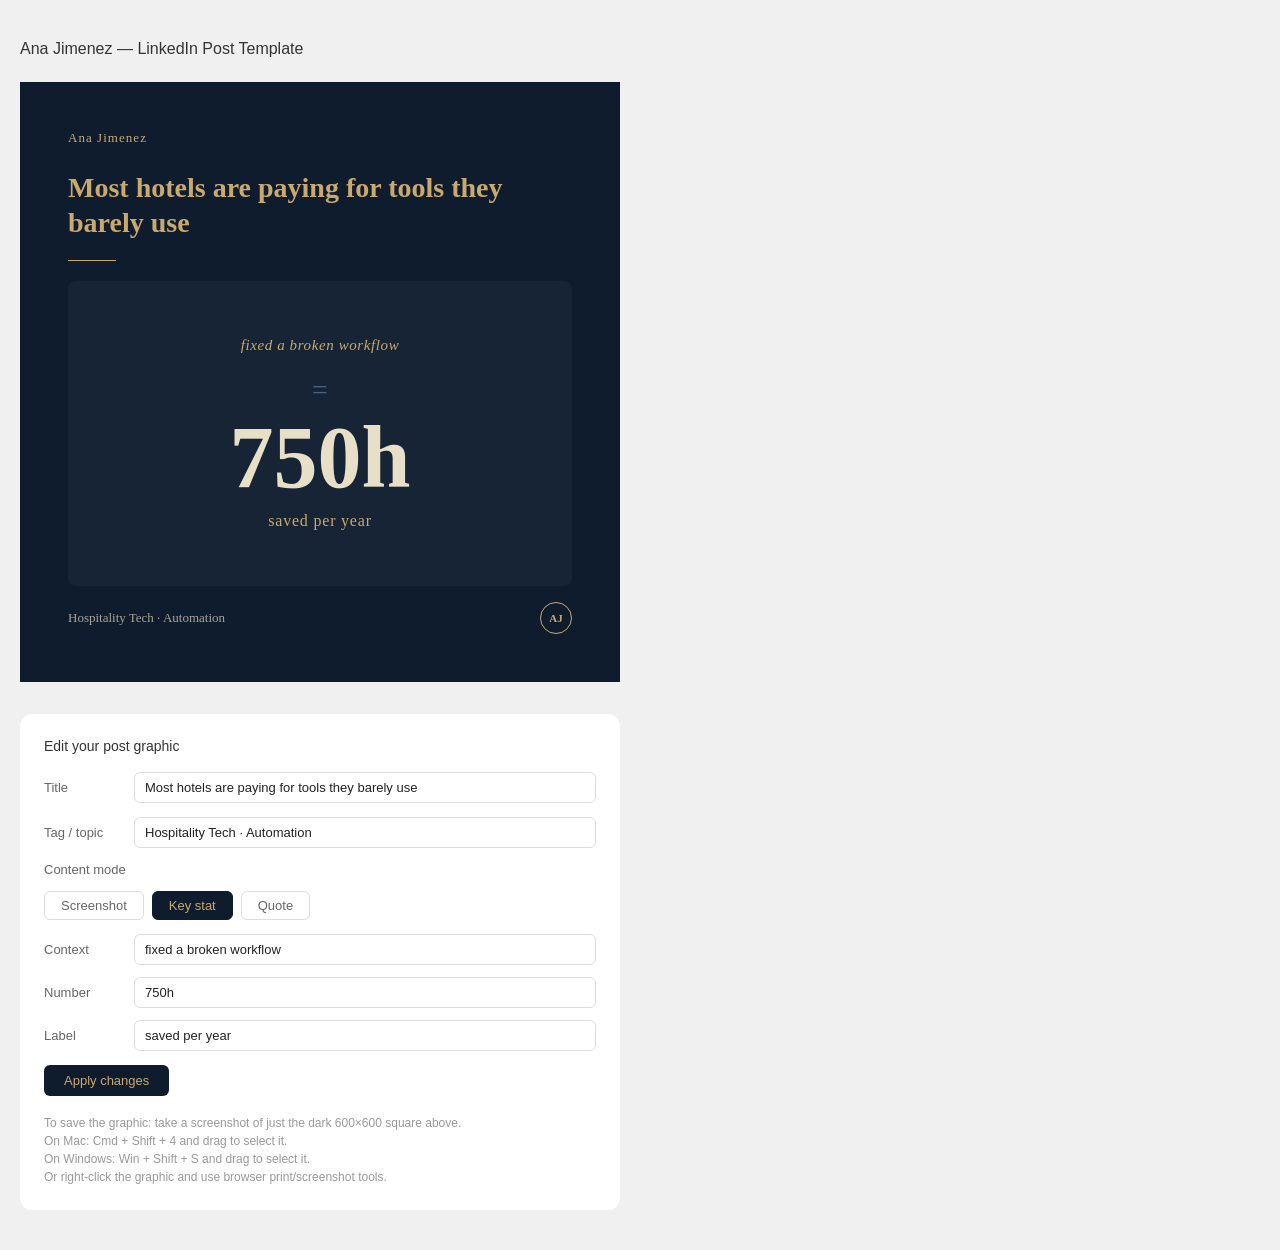
<file: visual_builder.html>
<!DOCTYPE html>
<html lang="en">
<head>
<meta charset="UTF-8">
<meta name="viewport" content="width=device-width, initial-scale=1.0">
<title>Ana Jimenez — LinkedIn Post Template</title>
<style>
  * { box-sizing: border-box; margin: 0; padding: 0; }
  body { background: #f0f0f0; font-family: -apple-system, sans-serif; padding: 40px 20px; }
  h1 { font-size: 16px; font-weight: 500; color: #333; margin-bottom: 24px; }

  .canvas {
    width: 600px;
    height: 600px;
    background: #0F1C2E;
    display: flex;
    flex-direction: column;
    padding: 48px;
    overflow: hidden;
    margin-bottom: 32px;
  }
  .author-name { font-family: Georgia, serif; color: #C9A96E; font-size: 13px; letter-spacing: 0.08em; margin-bottom: 24px; }
  .post-title { font-family: Georgia, serif; color: #C9A96E; font-size: 28px; font-weight: 700; line-height: 1.25; margin-bottom: 20px; flex-shrink: 0; }
  .divider { width: 48px; height: 1px; background: #C9A96E; margin-bottom: 20px; flex-shrink: 0; }

  .content-area {
    flex: 1; border-radius: 8px;
    display: flex; flex-direction: column;
    align-items: center; justify-content: center;
    overflow: hidden; position: relative; padding: 32px;
  }
  .content-area.screenshot-mode { background: #1a2d42; border: 1px solid #2a3f58; padding: 0; }
  .content-area.stat-mode { background: #162435; }
  .content-area.quote-mode { background: #162435; border-left: 3px solid #C9A96E; border-radius: 0 8px 8px 0; align-items: flex-start; justify-content: center; }

  .stat-context { font-family: Georgia, serif; color: #C9A96E; font-size: 15px; text-align: center; letter-spacing: 0.04em; margin-bottom: 12px; font-style: italic; }
  .stat-equals { font-family: Georgia, serif; color: #4a6480; font-size: 28px; text-align: center; margin: 8px 0; }
  .stat-number { font-family: Georgia, serif; color: #E8DFC8; font-size: 88px; font-weight: 700; line-height: 1; text-align: center; }
  .stat-label { font-family: Georgia, serif; color: #C9A96E; font-size: 16px; text-align: center; letter-spacing: 0.05em; margin-top: 10px; }
  .quote-text { font-family: Georgia, serif; color: #E8DFC8; font-size: 22px; line-height: 1.5; font-style: italic; }
  .placeholder-text { text-align: center; color: #4a6480; font-size: 13px; }

  .footer { margin-top: 16px; display: flex; align-items: center; justify-content: space-between; flex-shrink: 0; }
  .footer-tag { font-family: Georgia, serif; color: #E8DFC8; font-size: 13px; opacity: 0.7; }
  .avatar { width: 32px; height: 32px; border-radius: 50%; border: 1px solid #C9A96E; display: flex; align-items: center; justify-content: center; }
  .avatar span { color: #C9A96E; font-size: 11px; font-family: Georgia, serif; font-weight: 700; }

  .controls { width: 600px; background: white; border-radius: 12px; padding: 24px; display: flex; flex-direction: column; gap: 14px; }
  .controls h2 { font-size: 14px; font-weight: 500; color: #333; margin-bottom: 4px; }
  .control-row { display: flex; gap: 10px; align-items: center; }
  .control-row label { font-size: 13px; color: #666; min-width: 80px; }
  .control-row input[type="text"], .control-row textarea {
    flex: 1; font-size: 13px; padding: 7px 10px; border-radius: 6px;
    border: 1px solid #ddd; font-family: -apple-system, sans-serif; resize: none; color: #222;
  }
  .control-row textarea { height: 60px; }
  .mode-row { display: flex; gap: 8px; }
  .mode-btn {
    font-size: 13px; padding: 6px 16px; border-radius: 6px;
    border: 1px solid #ddd; background: white; color: #666;
    cursor: pointer; font-family: -apple-system, sans-serif;
  }
  .mode-btn.active { background: #0F1C2E; color: #C9A96E; border-color: #0F1C2E; }
  .mode-btn:hover { background: #f5f5f5; }
  .mode-btn.active:hover { background: #0F1C2E; }
  .dynamic-fields { display: flex; flex-direction: column; gap: 12px; }
  .upload-btn {
    font-size: 13px; padding: 7px 16px; border-radius: 6px;
    border: 1px solid #ddd; background: white; color: #333;
    cursor: pointer; display: inline-block;
  }
  .upload-btn:hover { background: #f5f5f5; }
  #img-upload { display: none; }
  .apply-btn {
    font-size: 13px; padding: 8px 20px; border-radius: 6px;
    border: none; background: #0F1C2E; color: #C9A96E;
    cursor: pointer; font-family: -apple-system, sans-serif; font-weight: 500;
    align-self: flex-start;
  }
  .apply-btn:hover { background: #162435; }
  .hint { font-size: 12px; color: #999; margin-top: 4px; line-height: 1.5; }
  .section-label { font-size: 13px; color: #666; }
  #uploadedImg { display:none; width:100%; height:100%; object-fit:cover; border-radius:8px; }
</style>
</head>
<body>

<h1>Ana Jimenez — LinkedIn Post Template</h1>

<div class="canvas" id="postCanvas">
  <div class="author-name">Ana Jimenez</div>
  <div class="post-title" id="postTitle">Most hotels are paying for tools they barely use</div>
  <div class="divider"></div>
  <div class="content-area stat-mode" id="contentArea">
    <div id="placeholder" class="placeholder-text" style="display:none;">Upload your screenshot</div>
    <img id="uploadedImg" />
    <div id="statContent" style="display:flex; flex-direction:column; align-items:center; width:100%;">
      <div class="stat-context" id="statContext">fixed a broken workflow</div>
      <div class="stat-equals">=</div>
      <div class="stat-number" id="statNumber">750h</div>
      <div class="stat-label" id="statLabel">saved per year</div>
    </div>
    <div id="quoteContent" style="display:none;">
      <div class="quote-text" id="quoteText"></div>
    </div>
  </div>
  <div class="footer">
    <div class="footer-tag" id="footerTag">Hospitality Tech · Automation</div>
    <div class="avatar"><span>AJ</span></div>
  </div>
</div>

<div class="controls">
  <h2>Edit your post graphic</h2>

  <div class="control-row">
    <label>Title</label>
    <input type="text" id="titleInput" value="Most hotels are paying for tools they barely use" />
  </div>
  <div class="control-row">
    <label>Tag / topic</label>
    <input type="text" id="tagInput" value="Hospitality Tech · Automation" />
  </div>

  <div class="section-label">Content mode</div>
  <div class="mode-row">
    <button class="mode-btn" onclick="setMode('screenshot')" id="btn-screenshot">Screenshot</button>
    <button class="mode-btn active" onclick="setMode('stat')" id="btn-stat">Key stat</button>
    <button class="mode-btn" onclick="setMode('quote')" id="btn-quote">Quote</button>
  </div>

  <div class="dynamic-fields">
    <div id="fields-screenshot" style="display:none;">
      <div class="control-row">
        <label>Image</label>
        <label class="upload-btn" for="img-upload">Upload screenshot</label>
        <input type="file" id="img-upload" accept="image/*" />
      </div>
    </div>
    <div id="fields-stat" style="display:flex; flex-direction:column; gap:12px;">
      <div class="control-row">
        <label>Context</label>
        <input type="text" id="statContextInput" value="fixed a broken workflow" />
      </div>
      <div class="control-row">
        <label>Number</label>
        <input type="text" id="statNumInput" value="750h" />
      </div>
      <div class="control-row">
        <label>Label</label>
        <input type="text" id="statLabelInput" value="saved per year" />
      </div>
    </div>
    <div id="fields-quote" style="display:none;">
      <div class="control-row">
        <label>Quote</label>
        <textarea id="quoteInput" placeholder="Your pull quote here"></textarea>
      </div>
    </div>
  </div>

  <button class="apply-btn" onclick="applyChanges()">Apply changes</button>

  <p class="hint">
    To save the graphic: take a screenshot of just the dark 600×600 square above.<br>
    On Mac: Cmd + Shift + 4 and drag to select it.<br>
    On Windows: Win + Shift + S and drag to select it.<br>
    Or right-click the graphic and use browser print/screenshot tools.
  </p>
</div>

<script>
var currentMode = 'stat';

function setMode(mode) {
  currentMode = mode;
  ['screenshot','stat','quote'].forEach(function(m) {
    document.getElementById('btn-' + m).classList.toggle('active', m === mode);
    var el = document.getElementById('fields-' + m);
    el.style.display = m === mode ? (m === 'stat' ? 'flex' : 'block') : 'none';
  });
  var area = document.getElementById('contentArea');
  area.className = 'content-area ' + mode + '-mode';
  if (mode === 'quote') {
    area.style.alignItems = 'flex-start';
    area.style.justifyContent = 'center';
    area.style.padding = '32px';
  } else {
    area.style.alignItems = 'center';
    area.style.justifyContent = 'center';
    area.style.padding = mode === 'screenshot' ? '0' : '32px';
  }
  document.getElementById('placeholder').style.display = mode === 'screenshot' ? 'block' : 'none';
  document.getElementById('uploadedImg').style.display = 'none';
  document.getElementById('statContent').style.display = mode === 'stat' ? 'flex' : 'none';
  document.getElementById('quoteContent').style.display = mode === 'quote' ? 'block' : 'none';
}

function applyChanges() {
  var title = document.getElementById('titleInput').value;
  var tag = document.getElementById('tagInput').value;
  if (title) document.getElementById('postTitle').textContent = title;
  document.getElementById('footerTag').textContent = tag;
  if (currentMode === 'stat') {
    document.getElementById('statContext').textContent = document.getElementById('statContextInput').value;
    document.getElementById('statNumber').textContent = document.getElementById('statNumInput').value;
    document.getElementById('statLabel').textContent = document.getElementById('statLabelInput').value;
  }
  if (currentMode === 'quote') {
    document.getElementById('quoteText').textContent = document.getElementById('quoteInput').value;
  }
}

document.getElementById('img-upload').addEventListener('change', function(e) {
  var file = e.target.files[0];
  if (!file) return;
  var reader = new FileReader();
  reader.onload = function(ev) {
    var img = document.getElementById('uploadedImg');
    img.src = ev.target.result;
    img.style.display = 'block';
    document.getElementById('placeholder').style.display = 'none';
  };
  reader.readAsDataURL(file);
});
</script>
</body>
</html>
</file>
